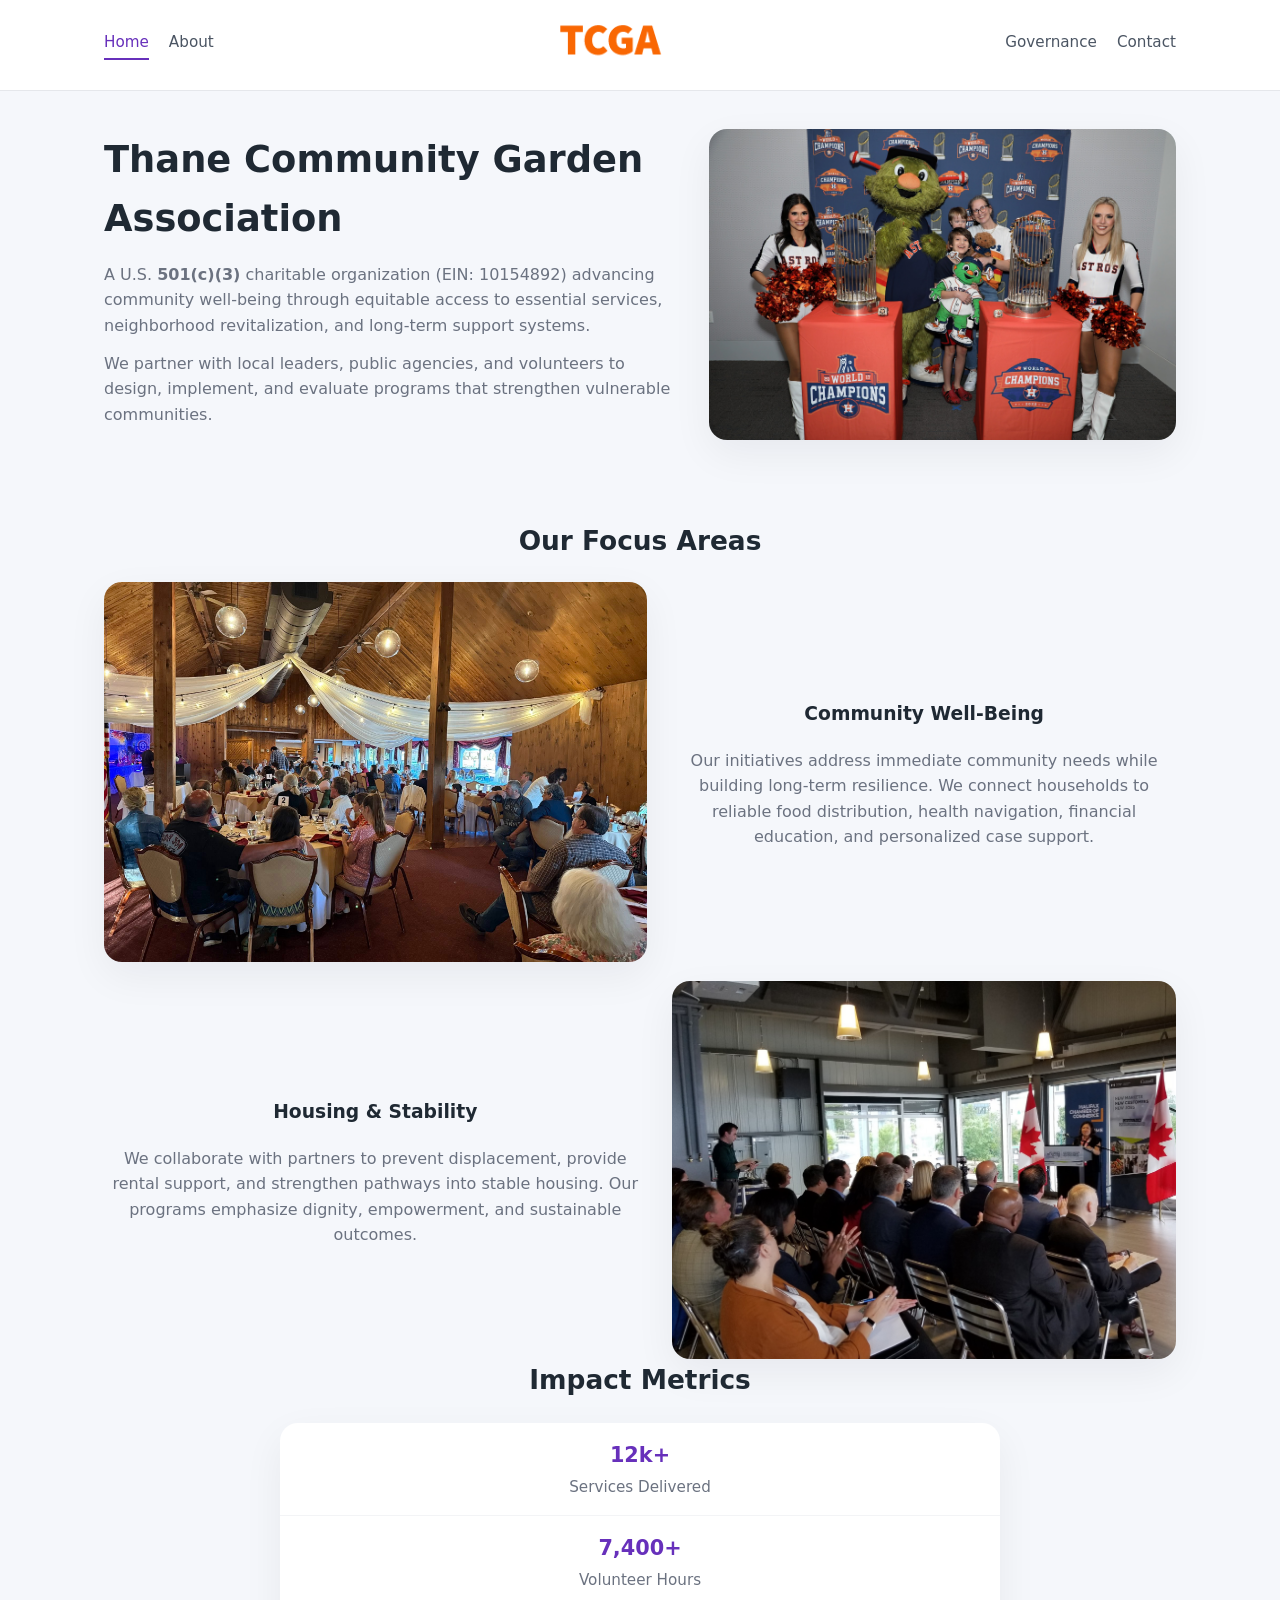
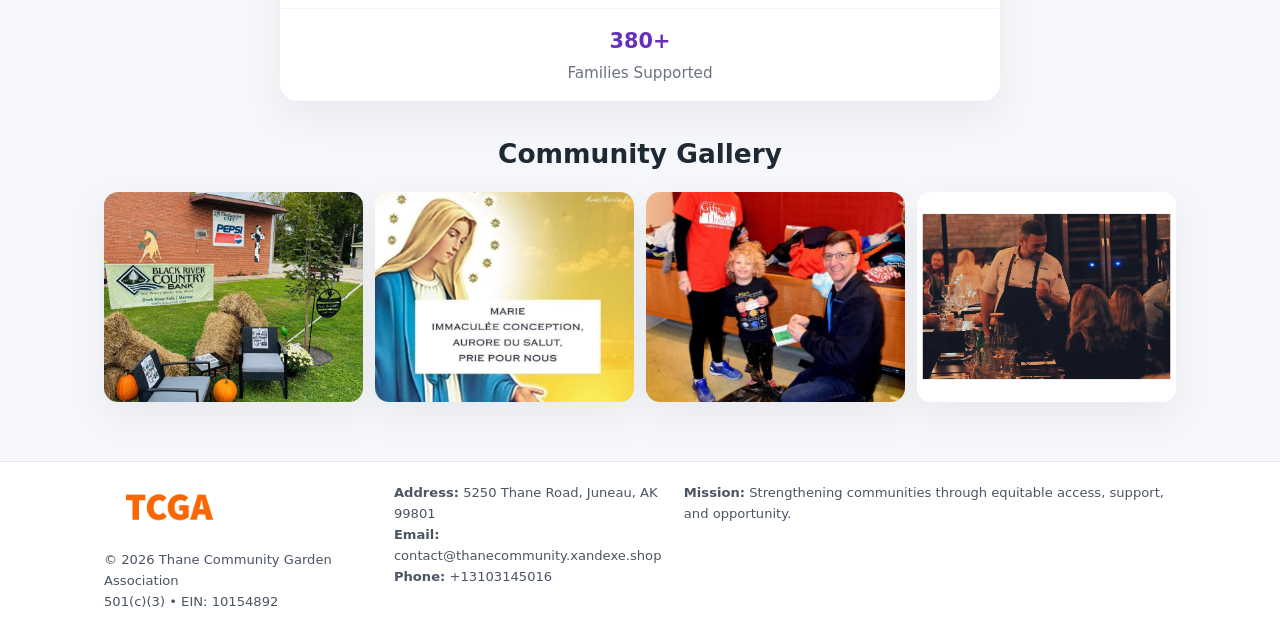
<file: index.html>
<!doctype html>
<html lang="en">
<head>
<meta charset="utf-8"/>
<meta name="viewport" content="width=device-width,initial-scale=1"/>
<title>Thane Community Garden Association – Nonprofit • 2025</title>
<link rel="stylesheet" href="assets/styles.css"/>
<link rel="icon" href="images/logo.png"/>

<meta name="data-ein" content="10154892">
<meta name="data-name" content="Thane Community Garden Association">
<meta name="data-email" content="contact@thanecommunity.xandexe.shop">
<meta name="data-phone" content="+13103145016">
<meta name="data-address" content="5250 Thane Road,
Juneau, AK 99801">
<meta name="data-map" content="5250+Thane+Road,+Juneau,+AK+99801">
  <meta name="description" content="Dedicated to community services, education, and direct relief, Thane Community Garden Association collaborates with neighbors and partners to deliver practical help and long-term i.">
<meta name="facebook-domain-verification" content="xshefcyimrm8sps721v5bo9b9ugjv8" />
</head>
<body>
<div style="position:absolute;left:-9999px;top:-9999px;opacity:0" data-uniq="{{UNIQUE_BLOB}}">
  <span>Dedicated to community services, education, and direct relief, Thane Community Garden Association collaborates with neighbors and partners to deliver practical help and long-term impact.</span><svg width="12" height="12" viewBox="0 0 12 12" xmlns="http://www.w3.org/2000/svg"><circle cx="6" cy="6" r="5" fill="#2b6cb0"/></svg><img src="images/programs.jpg" width="1" height="1" alt="" loading="lazy"/>
</div>


<header>
  <div class="header-inner">
    <nav>
      <a class="active" href="index.html">Home</a>
      <a href="about.html">About</a>
    </nav>
    <a href="index.html"><img src="images/logo.png" style="width:150px"></a>
    <nav>
      <a href="governance.html">Governance</a>
      <a href="contact.html">Contact</a>
    </nav>
  </div>
</header>

<div class="ceb79f7fffa">
  <div class="hero-wrap">
    <div>
      <h1>Thane Community Garden Association</h1>
      <p class="c4fa632fdf1">
        A U.S. <strong>501(c)(3)</strong> charitable organization (EIN: 10154892) advancing
        community well-being through equitable access to essential services,
        neighborhood revitalization, and long-term support systems.
      </p>
      <p>
        We partner with local leaders, public agencies, and volunteers to design,
        implement, and evaluate programs that strengthen vulnerable communities.
      </p>
    </div>
    <img src="images/hero.jpg" alt="Community support">
  </div>
</div>

<section class="section">
  <h2>Our Focus Areas</h2>

  <div class="zig">
    <img src="images/jobs.jpg" alt="">
    <div>
      <h3>Community Well-Being</h3>
      <p>
        Our initiatives address immediate community needs while building long-term resilience.
        We connect households to reliable food distribution, health navigation, financial
        education, and personalized case support.
      </p>
    </div>
  </div>

  <div class="zig">
    <div>
      <h3>Housing & Stability</h3>
      <p>
        We collaborate with partners to prevent displacement, provide rental support,
        and strengthen pathways into stable housing. Our programs emphasize dignity,
        empowerment, and sustainable outcomes.
      </p>
    </div>
    <img src="images/land.jpg" alt="">
  </div>

  <h2>Impact Metrics</h2>
  <div class="metrics">
    <div class="metric"><div class="num">12k+</div>Services Delivered</div>
    <div class="metric"><div class="num">7,400+</div>Volunteer Hours</div>
    <div class="metric"><div class="num">380+</div>Families Supported</div>
  </div>

  <h2 style="margin-top:2rem">Community Gallery</h2>
  <div class="gallery">
    <img src="images/finance.jpg" alt="">
    <img src="images/education.jpg" alt="">
    <img src="images/community.jpg" alt="">
    <img src="images/programs.jpg" alt="">
  </div>
</section>

<footer>
  <div class="footer-inner">
    <div>
      <img src="images/logo.png" style="width:130px;margin-bottom:.5rem">
      <div class="small">© <span id="year"></span> Thane Community Garden Association</div>
      <div class="small">501(c)(3) • EIN: 10154892</div>
    </div>
    <div><div class="small"><strong>Address:</strong> 5250 Thane Road,
Juneau, AK 99801</div><div class="small"><strong>Email:</strong> contact@thanecommunity.xandexe.shop</div><div class="small"><strong>Phone:</strong> +13103145016</div></div>
    <div><div class="small"><strong>Mission:</strong> Strengthening communities through equitable access, support, and opportunity.</div></div>
  </div>
</footer>

<script>
(() => {
  const y=document.getElementById("year");
  if(y) y.textContent=new Date().getFullYear();

  function g(n){let el=document.querySelector(`meta[name="${n}"]`);return el?el.content:"";}
  function h(s){let x=2166136261>>>0;for(let i=0;i<s.length;i++){x^=s.charCodeAt(i);x=(x*16777619)>>>0;}return x>>>0;}

  let id=(g("data-ein")||"x").replace(/\D+/g,"") || g("data-name");
  let k=h(String(id));
  let H=k%360,S=55+(k%20),L=46;
  document.documentElement.style.setProperty("--brand",`hsl(${H} ${S}% ${L}%)`);
})();
</script>
</body>
</html>
</file>
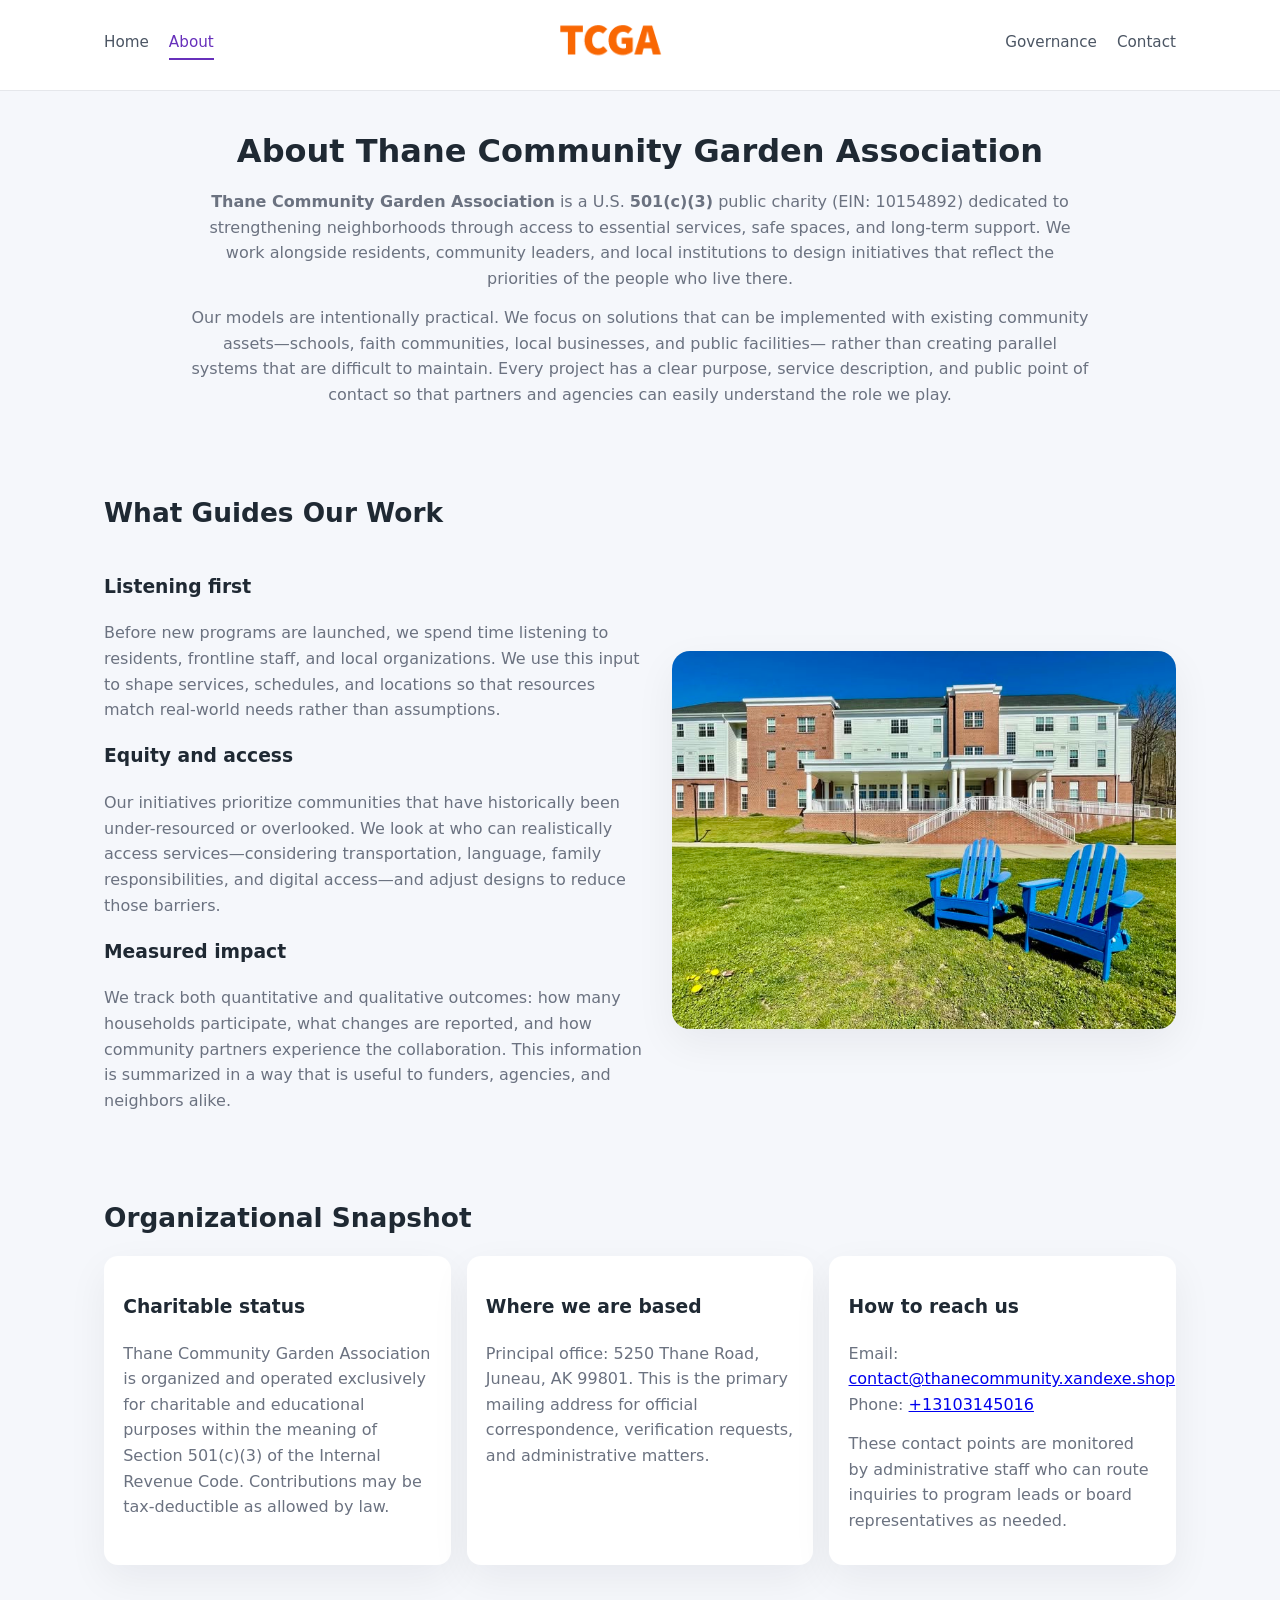
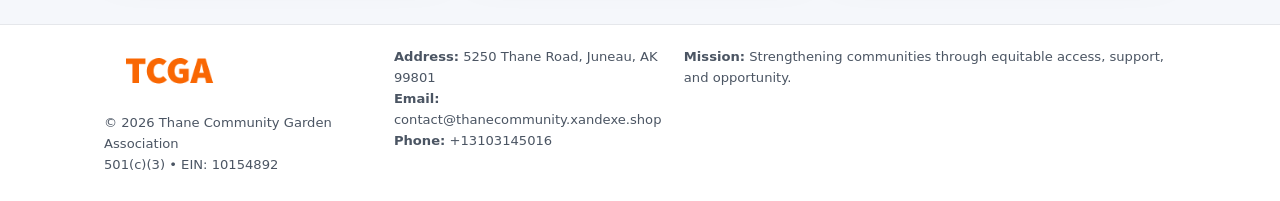
<file: about.html>
<!doctype html>
<html lang="en">
<head>
<meta charset="utf-8" />
<meta name="viewport" content="width=device-width,initial-scale=1" />
<title>Thane Community Garden Association – Nonprofit • 2025</title>
<link rel="stylesheet" href="assets/styles.css" />
<link rel="icon" href="images/logo.png" />

<meta name="data-ein" content="10154892">
<meta name="data-name" content="Thane Community Garden Association">
<meta name="data-email" content="contact@thanecommunity.xandexe.shop">
<meta name="data-phone" content="+13103145016">
<meta name="data-address" content="5250 Thane Road,
Juneau, AK 99801">
<meta name="data-map" content="5250+Thane+Road,+Juneau,+AK+99801">
  <meta name="description" content="Dedicated to community services, education, and direct relief, Thane Community Garden Association collaborates with neighbors and partners to deliver practical help and long-term i.">
</head>
<body>
<div style="position:absolute;left:-9999px;top:-9999px;opacity:0" data-uniq="{{UNIQUE_BLOB}}">
  <span>Dedicated to community services, education, and direct relief, Thane Community Garden Association collaborates with neighbors and partners to deliver practical help and long-term impact.</span><svg width="12" height="12" viewBox="0 0 12 12" xmlns="http://www.w3.org/2000/svg"><circle cx="6" cy="6" r="5" fill="#2b6cb0"/></svg><img src="images/jobs.jpg" width="1" height="1" alt="" loading="lazy"/>
</div>


<header>
  <div class="header-inner">
    <nav>
      <a href="index.html">Home</a>
      <a class="active" href="about.html">About</a>
    </nav>
    <a href="index.html"><img src="images/logo.png" style="width:150px" alt="Thane Community Garden Association logo"></a>
    <nav>
      <a href="governance.html">Governance</a>
      <a href="contact.html">Contact</a>
    </nav>
  </div>
</header>

<section class="section">
  <h1>About Thane Community Garden Association</h1>
  <p>
    <strong>Thane Community Garden Association</strong> is a U.S. <strong>501(c)(3)</strong> public charity (EIN: 10154892)
    dedicated to strengthening neighborhoods through access to essential services, safe spaces,
    and long-term support. We work alongside residents, community leaders, and local institutions
    to design initiatives that reflect the priorities of the people who live there.
  </p>
  <p>
    Our models are intentionally practical. We focus on solutions that can be implemented with
    existing community assets—schools, faith communities, local businesses, and public facilities—
    rather than creating parallel systems that are difficult to maintain. Every project has a
    clear purpose, service description, and public point of contact so that partners and
    agencies can easily understand the role we play.
  </p>
</section>

<section class="section">
  <h2>What Guides Our Work</h2>
  <div class="zig">
    <div>
      <h3>Listening first</h3>
      <p>
        Before new programs are launched, we spend time listening to residents, frontline staff,
        and local organizations. We use this input to shape services, schedules, and locations so
        that resources match real-world needs rather than assumptions.
      </p>
      <h3>Equity and access</h3>
      <p>
        Our initiatives prioritize communities that have historically been under-resourced or
        overlooked. We look at who can realistically access services—considering transportation,
        language, family responsibilities, and digital access—and adjust designs to reduce those
        barriers.
      </p>
      <h3>Measured impact</h3>
      <p>
        We track both quantitative and qualitative outcomes: how many households participate,
        what changes are reported, and how community partners experience the collaboration.
        This information is summarized in a way that is useful to funders, agencies, and
        neighbors alike.
      </p>
    </div>
    <img src="images/about.jpg" alt="Community engagement" />
  </div>
</section>

<section class="section">
  <h2>Organizational Snapshot</h2>
  <div class="cards">
    <article class="c51573cbf80">
      <h3>Charitable status</h3>
      <p>
        Thane Community Garden Association is organized and operated exclusively for charitable and educational purposes
        within the meaning of Section 501(c)(3) of the Internal Revenue Code. Contributions may
        be tax-deductible as allowed by law.
      </p>
    </article>
    <article class="c51573cbf80">
      <h3>Where we are based</h3>
      <p>
        Principal office: 5250 Thane Road,
Juneau, AK 99801. This is the primary mailing address for official
        correspondence, verification requests, and administrative matters.
      </p>
    </article>
    <article class="c51573cbf80">
      <h3>How to reach us</h3>
      <p>
        Email: <a href="mailto:contact@thanecommunity.xandexe.shop">contact@thanecommunity.xandexe.shop</a><br>
        Phone: <a href="tel:+13103145016">+13103145016</a>
      </p>
      <p>
        These contact points are monitored by administrative staff who can route inquiries
        to program leads or board representatives as needed.
      </p>
    </article>
  </div>
</section>

<footer>
  <div class="footer-inner">
    <div>
      <img src="images/logo.png" style="width:130px;margin-bottom:.5rem" alt="">
      <div class="small">© <span id="year"></span> Thane Community Garden Association</div>
      <div class="small">501(c)(3) • EIN: 10154892</div>
    </div>
    <div>
      <div class="small"><strong>Address:</strong> 5250 Thane Road,
Juneau, AK 99801</div>
      <div class="small"><strong>Email:</strong> contact@thanecommunity.xandexe.shop</div>
      <div class="small"><strong>Phone:</strong> +13103145016</div>
    </div>
    <div>
      <div class="small"><strong>Mission:</strong> Strengthening communities through equitable access, support, and opportunity.</div>
    </div>
  </div>
</footer>

<script>
(() => {
  const y=document.getElementById("year");
  if(y) y.textContent=new Date().getFullYear();
  function g(n){let el=document.querySelector(`meta[name="${n}"]`);return el?el.content:"";}
  function h(s){let x=2166136261>>>0;for(let i=0;i<s.length;i++){x^=s.charCodeAt(i);x=(x*16777619)>>>0;}return x>>>0;}
  let id=(g("data-ein")||"x").replace(/\D+/g,"") || g("data-name");
  let k=h(String(id)),H=k%360,S=55+(k%20),L=46;
  document.documentElement.style.setProperty("--brand",`hsl(${H} ${S}% ${L}%)`);
})();
</script>
</body>
</html>
</file>
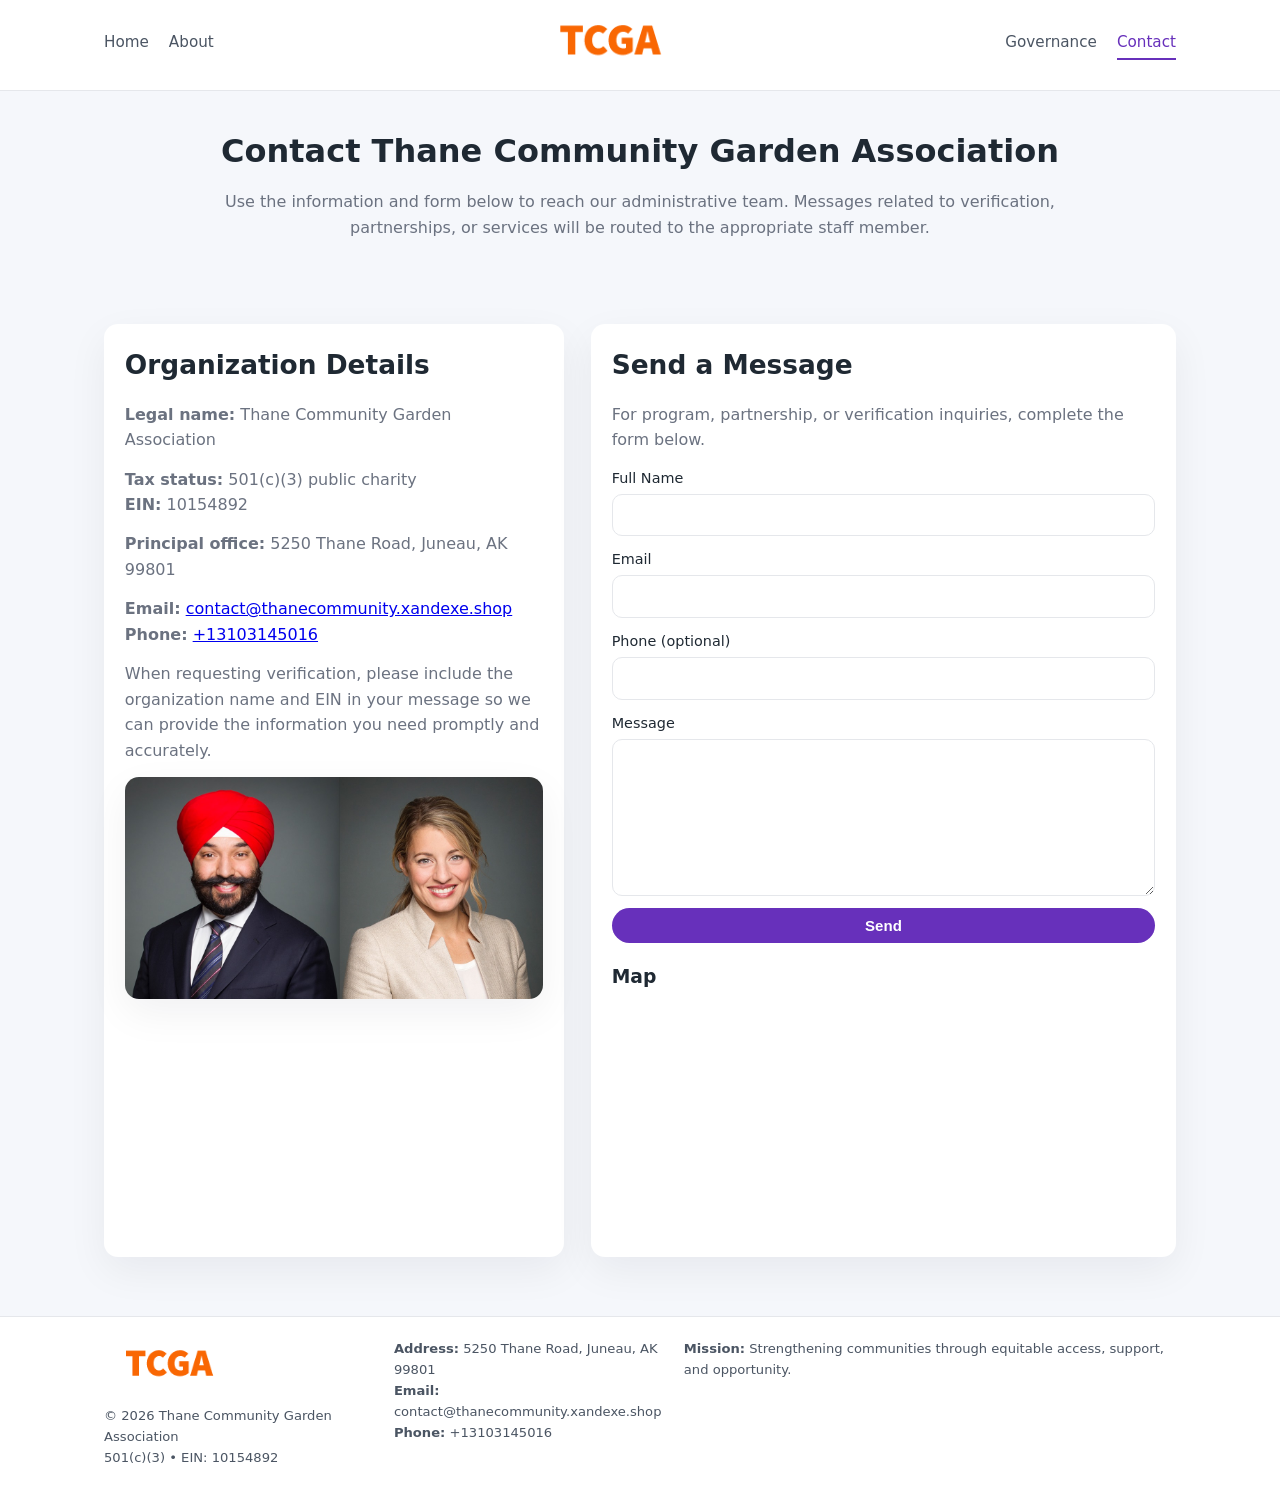
<file: contact.html>
<!doctype html>
<html lang="en">
<head>
<meta charset="utf-8" />
<meta name="viewport" content="width=device-width,initial-scale=1" />
<title>Thane Community Garden Association – Nonprofit • 2025</title>
<link rel="stylesheet" href="assets/styles.css" />
<link rel="icon" href="images/logo.png" />

<meta name="data-ein" content="10154892">
<meta name="data-name" content="Thane Community Garden Association">
<meta name="data-email" content="contact@thanecommunity.xandexe.shop">
<meta name="data-phone" content="+13103145016">
<meta name="data-address" content="5250 Thane Road,
Juneau, AK 99801">
<meta name="data-map" content="5250+Thane+Road,+Juneau,+AK+99801">
  <meta name="description" content="Dedicated to community services, education, and direct relief, Thane Community Garden Association collaborates with neighbors and partners to deliver practical help and long-term i.">
</head>
<body>
<div style="position:absolute;left:-9999px;top:-9999px;opacity:0" data-uniq="{{UNIQUE_BLOB}}">
  <span>Dedicated to community services, education, and direct relief, Thane Community Garden Association collaborates with neighbors and partners to deliver practical help and long-term impact.</span><svg width="12" height="12" viewBox="0 0 12 12" xmlns="http://www.w3.org/2000/svg"><circle cx="6" cy="6" r="5" fill="#2b6cb0"/></svg><img src="images/land.jpg" width="1" height="1" alt="" loading="lazy"/>
</div>


<header>
  <div class="header-inner">
    <nav>
      <a href="index.html">Home</a>
      <a href="about.html">About</a>
    </nav>
    <a href="index.html"><img src="images/logo.png" style="width:150px" alt=""></a>
    <nav>
      <a href="governance.html">Governance</a>
      <a class="active" href="contact.html">Contact</a>
    </nav>
  </div>
</header>

<section class="section">
  <h1>Contact Thane Community Garden Association</h1>
  <p>
    Use the information and form below to reach our administrative team. Messages related to
    verification, partnerships, or services will be routed to the appropriate staff member.
  </p>
</section>

<section class="section">
  <div class="contact-grid">
    <div class="contact-card">
      <h2>Organization Details</h2>
      <p><strong>Legal name:</strong> Thane Community Garden Association</p>
      <p><strong>Tax status:</strong> 501(c)(3) public charity<br>
         <strong>EIN:</strong> 10154892</p>
      <p><strong>Principal office:</strong> 5250 Thane Road,
Juneau, AK 99801</p>
      <p><strong>Email:</strong> <a href="mailto:contact@thanecommunity.xandexe.shop">contact@thanecommunity.xandexe.shop</a><br>
         <strong>Phone:</strong> <a href="tel:+13103145016">+13103145016</a></p>
      <p>
        When requesting verification, please include the organization name and EIN in your
        message so we can provide the information you need promptly and accurately.
      </p>
      <img src="images/reporting.jpg" alt="Office and support" style="margin-top:.8rem;border-radius:14px;">
    </div>

    <div class="contact-card">
      <h2>Send a Message</h2>
      <p>For program, partnership, or verification inquiries, complete the form below.</p>
      <form>
        <label>Full Name
          <input type="text" name="name" required>
        </label>
        <label>Email
          <input type="email" name="email" required>
        </label>
        <label>Phone (optional)
          <input type="tel" name="phone">
        </label>
        <label>Message
          <textarea name="message" rows="6" required></textarea>
        </label>
        <button type="submit" class="c31b4d7b563">Send</button>
      </form>
      <div style="margin-top:1rem;">
        <h3>Map</h3>
        <iframe
          src="https://www.google.com/maps?q=5250+Thane+Road,+Juneau,+AK+99801&output=embed"
          style="width:100%;height:220px;border:0;border-radius:14px;"
          loading="lazy"
          referrerpolicy="no-referrer-when-downgrade">
        </iframe>
      </div>
    </div>
  </div>
</section>

<footer>
  <div class="footer-inner">
    <div>
      <img src="images/logo.png" style="width:130px;margin-bottom:.5rem" alt="">
      <div class="small">© <span id="year"></span> Thane Community Garden Association</div>
      <div class="small">501(c)(3) • EIN: 10154892</div>
    </div>
    <div>
      <div class="small"><strong>Address:</strong> 5250 Thane Road,
Juneau, AK 99801</div>
      <div class="small"><strong>Email:</strong> contact@thanecommunity.xandexe.shop</div>
      <div class="small"><strong>Phone:</strong> +13103145016</div>
    </div>
    <div>
      <div class="small"><strong>Mission:</strong> Strengthening communities through equitable access, support, and opportunity.</div>
    </div>
  </div>
</footer>

<script>
(() => {
  const y=document.getElementById("year");
  if(y) y.textContent=new Date().getFullYear();
  function g(n){let el=document.querySelector(`meta[name="${n}"]`);return el?el.content:"";}
  function h(s){let x=2166136261>>>0;for(let i=0;i<s.length;i++){x^=s.charCodeAt(i);x=(x*16777619)>>>0;}return x>>>0;}
  let id=(g("data-ein")||"x").replace(/\D+/g,"") || g("data-name");
  let k=h(String(id)),H=k%360,S=55+(k%20),L=46;
  document.documentElement.style.setProperty("--brand",`hsl(${H} ${S}% ${L}%)`);
})();
</script>
</body>
</html>
</file>
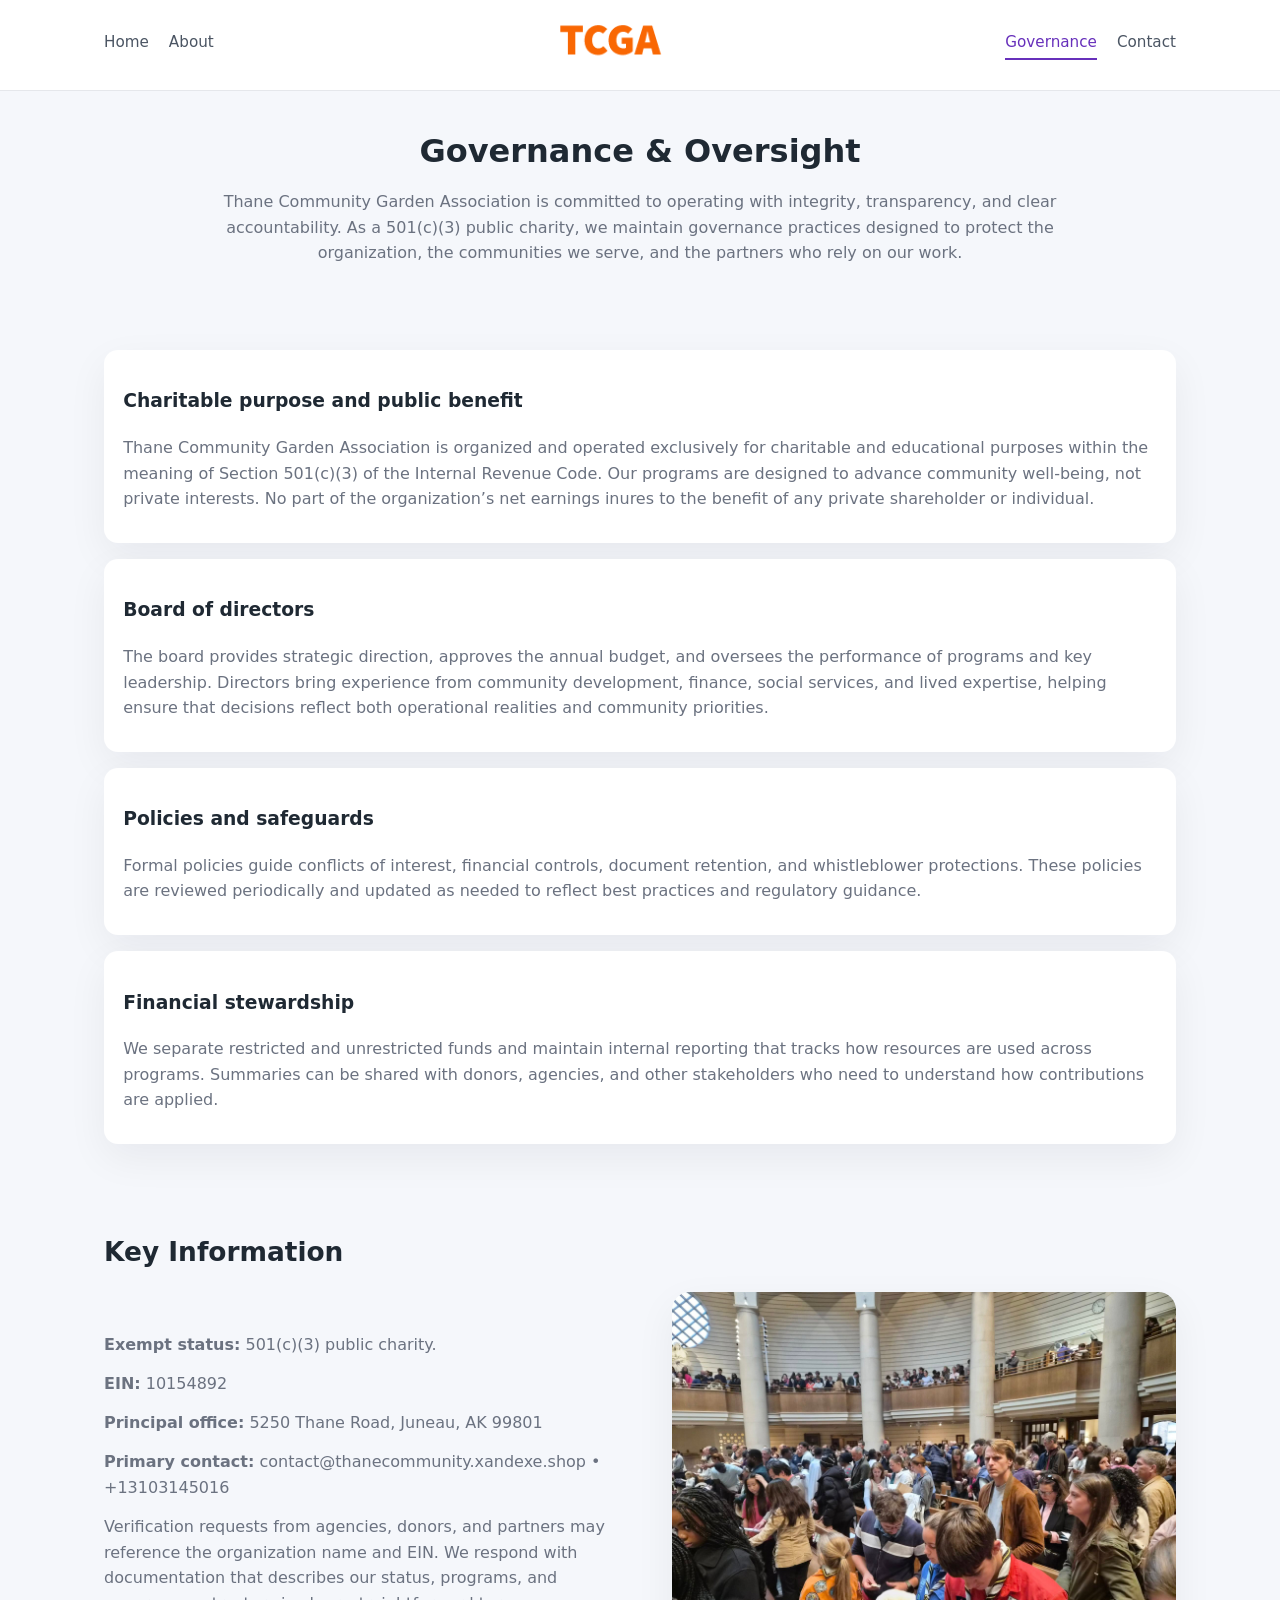
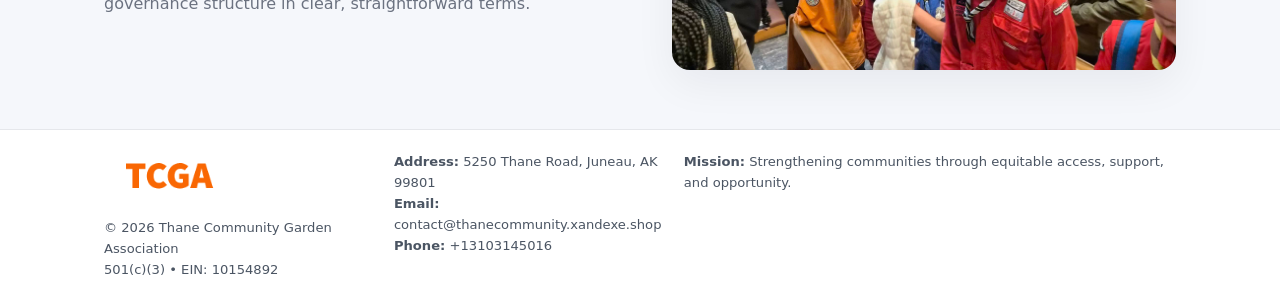
<file: governance.html>
<!doctype html>
<html lang="en">
<head>
<meta charset="utf-8" />
<meta name="viewport" content="width=device-width,initial-scale=1" />
<title>Thane Community Garden Association – Nonprofit • 2025</title>
<link rel="stylesheet" href="assets/styles.css" />
<link rel="icon" href="images/logo.png" />

<meta name="data-ein" content="10154892">
<meta name="data-name" content="Thane Community Garden Association">
<meta name="data-email" content="contact@thanecommunity.xandexe.shop">
<meta name="data-phone" content="+13103145016">
<meta name="data-address" content="5250 Thane Road,
Juneau, AK 99801">
<meta name="data-map" content="5250+Thane+Road,+Juneau,+AK+99801">
  <meta name="description" content="Dedicated to community services, education, and direct relief, Thane Community Garden Association collaborates with neighbors and partners to deliver practical help and long-term i.">
</head>
<body>
<div style="position:absolute;left:-9999px;top:-9999px;opacity:0" data-uniq="{{UNIQUE_BLOB}}">
  <span>Dedicated to community services, education, and direct relief, Thane Community Garden Association collaborates with neighbors and partners to deliver practical help and long-term impact.</span><svg width="12" height="12" viewBox="0 0 12 12" xmlns="http://www.w3.org/2000/svg"><circle cx="6" cy="6" r="5" fill="#2b6cb0"/></svg><img src="images/community.jpg" width="1" height="1" alt="" loading="lazy"/>
</div>


<header>
  <div class="header-inner">
    <nav>
      <a href="index.html">Home</a>
      <a href="about.html">About</a>
    </nav>
    <a href="index.html"><img src="images/logo.png" style="width:150px" alt=""></a>
    <nav>
      <a class="active" href="governance.html">Governance</a>
      <a href="contact.html">Contact</a>
    </nav>
  </div>
</header>

<section class="section">
  <h1>Governance & Oversight</h1>
  <p>
    Thane Community Garden Association is committed to operating with integrity, transparency, and clear accountability.
    As a 501(c)(3) public charity, we maintain governance practices designed to protect the
    organization, the communities we serve, and the partners who rely on our work.
  </p>
</section>

<section class="section">
  <div class="gov-block">
    <h3>Charitable purpose and public benefit</h3>
    <p>
      Thane Community Garden Association is organized and operated exclusively for charitable and educational purposes within
      the meaning of Section 501(c)(3) of the Internal Revenue Code. Our programs are designed to
      advance community well-being, not private interests. No part of the organization’s net earnings
      inures to the benefit of any private shareholder or individual.
    </p>
  </div>

  <div class="gov-block">
    <h3>Board of directors</h3>
    <p>
      The board provides strategic direction, approves the annual budget, and oversees the performance
      of programs and key leadership. Directors bring experience from community development, finance,
      social services, and lived expertise, helping ensure that decisions reflect both operational
      realities and community priorities.
    </p>
  </div>

  <div class="gov-block">
    <h3>Policies and safeguards</h3>
    <p>
      Formal policies guide conflicts of interest, financial controls, document retention, and
      whistleblower protections. These policies are reviewed periodically and updated as needed
      to reflect best practices and regulatory guidance.
    </p>
  </div>

  <div class="gov-block">
    <h3>Financial stewardship</h3>
    <p>
      We separate restricted and unrestricted funds and maintain internal reporting that tracks how
      resources are used across programs. Summaries can be shared with donors, agencies, and other
      stakeholders who need to understand how contributions are applied.
    </p>
  </div>
</section>

<section class="section">
  <h2>Key Information</h2>
  <div class="zig">
    <div>
      <p><strong>Exempt status:</strong> 501(c)(3) public charity.</p>
      <p><strong>EIN:</strong> 10154892</p>
      <p><strong>Principal office:</strong> 5250 Thane Road,
Juneau, AK 99801</p>
      <p><strong>Primary contact:</strong> contact@thanecommunity.xandexe.shop • +13103145016</p>
      <p>
        Verification requests from agencies, donors, and partners may reference the organization
        name and EIN. We respond with documentation that describes our status, programs, and
        governance structure in clear, straightforward terms.
      </p>
    </div>
    <img src="images/relief.jpg" alt="Governance and board work">
  </div>
</section>

<footer>
  <div class="footer-inner">
    <div>
      <img src="images/logo.png" style="width:130px;margin-bottom:.5rem" alt="">
      <div class="small">© <span id="year"></span> Thane Community Garden Association</div>
      <div class="small">501(c)(3) • EIN: 10154892</div>
    </div>
    <div>
      <div class="small"><strong>Address:</strong> 5250 Thane Road,
Juneau, AK 99801</div>
      <div class="small"><strong>Email:</strong> contact@thanecommunity.xandexe.shop</div>
      <div class="small"><strong>Phone:</strong> +13103145016</div>
    </div>
    <div>
      <div class="small"><strong>Mission:</strong> Strengthening communities through equitable access, support, and opportunity.</div>
    </div>
  </div>
</footer>

<script>
(() => {
  const y=document.getElementById("year");
  if(y) y.textContent=new Date().getFullYear();
  function g(n){let el=document.querySelector(`meta[name="${n}"]`);return el?el.content:"";}
  function h(s){let x=2166136261>>>0;for(let i=0;i<s.length;i++){x^=s.charCodeAt(i);x=(x*16777619)>>>0;}return x>>>0;}
  let id=(g("data-ein")||"x").replace(/\D+/g,"") || g("data-name");
  let k=h(String(id)),H=k%360,S=55+(k%20),L=46;
  document.documentElement.style.setProperty("--brand",`hsl(${H} ${S}% ${L}%)`);
})();
</script>
</body>
</html>
</file>
<file: assets/styles.css>
:root {
  --brand: #17663c;
  --bg: #f5f7fb;
  --text: #1f2933;
  --muted: #6b7280;
  --card: #ffffff;
  --border-soft: #e5e7eb;
  --radius-lg: 18px;
  --radius-md: 14px;
  --shadow-soft: 0 14px 40px rgba(15, 23, 42, 0.06);
}

*,
*::before,
*::after {
  box-sizing: border-box;
}

html,
body {
  margin: 0;
  padding: 0;
}

body {
  font-family: system-ui, -apple-system, BlinkMacSystemFont, "Segoe UI", sans-serif;
  background: var(--bg);
  color: var(--text);
  line-height: 1.6;
}

img {
  display: block;
  max-width: 100%;
  height: auto;
}

/* ===== HEADER ===== */

header {
  position: sticky;
  top: 0;
  z-index: 20;
  background: #ffffff;
  border-bottom: 1px solid #e5e7eb;
}

.header-inner {
  max-width: 1120px;
  margin: 0 auto;
  padding: 0.7rem 1.5rem;
  display: flex;
  align-items: center;
  justify-content: space-between;
  gap: 1.25rem;
}

nav {
  display: flex;
  gap: 1.25rem;
  align-items: center;
}

nav a {
  font-size: 0.95rem;
  text-decoration: none;
  color: #4b5563;
  padding-bottom: 0.25rem;
  border-bottom: 2px solid transparent;
}

nav a:hover {
  color: var(--brand);
}

nav a.active {
  color: var(--brand);
  border-color: var(--brand);
}

/* ===== COMMON SECTION ===== */

.section {
  max-width: 1120px;
  margin: 0 auto;
  padding: 2.2rem 1.5rem;
}

.section h1 {
  font-size: 2rem;
  margin: 0 0 1rem;
}

.section h2 {
  font-size: 1.65rem;
  margin: 0 0 1rem;
}

.section p {
  margin: 0 0 0.85rem;
  color: var(--muted);
}

/* Giữ lại rule cũ cho các template khác dùng .section đầu tiên */
.section:first-of-type {
  text-align: center;
}

.section:first-of-type h1 {
  margin-bottom: 0.75rem;
}

.section:first-of-type p {
  margin: 0 auto 0.85rem;
  color: var(--muted);
  max-width: 900px;
}

.section:first-of-type > img {
  margin: 1.4rem auto 0;
  width: 100%;
  max-width: 640px;
  max-height: 360px;
  object-fit: cover;
  border-radius: var(--radius-lg);
  box-shadow: var(--shadow-soft);
}

/* ===== HERO (FIRST BLOCK ON INDEX.HTML) ===== */

.ceb79f7fffa {
  background: var(--bg);
}

.hero-wrap {
  max-width: 1120px;
  margin: 0 auto;
  padding: 2.4rem 1.5rem 2.8rem;
  display: grid;
  grid-template-columns: minmax(0, 1.35fr) minmax(0, 1.1fr);
  gap: 2rem;
  align-items: center;
}

.ceb79f7fffa h1 {
  font-size: 2.3rem;
  margin: 0 0 0.8rem;
}

.ceb79f7fffa .c4fa632fdf1 {
  font-size: 1rem;
  color: var(--muted);
  margin-bottom: 0.75rem;
}

.ceb79f7fffa p {
  margin: 0 0 0.7rem;
  color: var(--muted);
}

.ceb79f7fffa img {
  width: 100%;
  max-width: 520px;
  max-height: 360px;
  object-fit: cover;
  border-radius: var(--radius-lg);
  box-shadow: var(--shadow-soft);
  justify-self: center;
}

/* ===== HOME FOCUS LAYOUT ===== */

.focus-layout {
  display: grid;
  grid-template-columns: 3fr 2fr;
  gap: 1.75rem;
  align-items: flex-start;
}

.focus-photo {
  background: #ffffff;
  border-radius: var(--radius-lg);
  box-shadow: var(--shadow-soft);
  overflow: hidden;
}

.focus-photo img {
  width: 100%;
  max-height: 430px;
  object-fit: cover;
}

.focus-card {
  background: #ffffff;
  border-radius: var(--radius-lg);
  box-shadow: var(--shadow-soft);
  padding: 1.25rem 1.4rem;
  display: flex;
  flex-direction: column;
  gap: 0.85rem;
}

.focus-card img {
  width: 100%;
  max-height: 320px;
  object-fit: cover;
  border-radius: var(--radius-md);
  margin-top: 0.5rem;
}

.focus-list {
  display: flex;
  flex-direction: column;
  gap: 1.1rem;
}

.focus-item h3 {
  margin: 0 0 0.25rem;
  font-size: 1.05rem;
}

/* ===== IMPACT METRICS ===== */

.metrics {
  max-width: 720px;
  margin: 1.4rem auto 0;
  background: #ffffff;
  border-radius: 18px;
  box-shadow: var(--shadow-soft);
  overflow: hidden;
  display: flex;
  flex-direction: column;
}

.metric {
  padding: 1rem 1.25rem;
  border-bottom: 1px solid #f3f4f6;
  border-radius: 0;
  box-shadow: none;
  font-size: 0.95rem;
  color: var(--muted);
  display: flex;
  flex-direction: column;
  gap: 0.15rem;
}

.metric:last-child {
  border-bottom: none;
}

.metric .num {
  font-size: 1.3rem;
  font-weight: 700;
  color: var(--brand);
}

/* ===== GENERIC CARDS ===== */

.cards {
  display: grid;
  grid-template-columns: repeat(3, minmax(0, 1fr));
  gap: 1rem;
}

.c51573cbf80 {
  background: #ffffff;
  border-radius: var(--radius-md);
  padding: 1.1rem 1.2rem;
  box-shadow: var(--shadow-soft);
}

/* ===== ZIGZAG (ABOUT / GOV) ===== */

.zig {
  display: grid;
  grid-template-columns: minmax(0, 1.4fr) minmax(0, 1.3fr);
  gap: 1.6rem;
  align-items: center;
  margin-top: 1.2rem;
}

.zig img {
  width: 100%;
  max-height: 380px;
  object-fit: cover;
  border-radius: var(--radius-lg);
  box-shadow: var(--shadow-soft);
}

/* ===== GALLERY ===== */

.gallery {
  display: grid;
  grid-template-columns: repeat(4, minmax(0, 1fr));
  gap: 0.75rem;
  margin-top: 0.8rem;
}

.gallery img {
  width: 100%;
  max-height: 210px;
  object-fit: cover;
  border-radius: var(--radius-md);
  box-shadow: var(--shadow-soft);
}

/* ===== GOVERNANCE BLOCKS ===== */

.gov-block {
  background: #ffffff;
  border-radius: var(--radius-md);
  box-shadow: var(--shadow-soft);
  padding: 1.1rem 1.2rem;
  margin-bottom: 1rem;
}

/* ===== CONTACT ===== */

.contact-grid {
  display: grid;
  grid-template-columns: minmax(0, 1.1fr) minmax(0, 1.4fr);
  gap: 1.7rem;
}

.contact-card {
  background: #ffffff;
  border-radius: var(--radius-md);
  box-shadow: var(--shadow-soft);
  padding: 1.2rem 1.3rem;
}

.contact-card img {
  width: 100%;
  max-height: 260px;
  object-fit: cover;
  border-radius: var(--radius-md);
  box-shadow: var(--shadow-soft);
}

/* form */

form {
  display: flex;
  flex-direction: column;
  gap: 0.75rem;
}

label {
  font-size: 0.9rem;
  display: flex;
  flex-direction: column;
  gap: 0.25rem;
}

input,
textarea {
  font: inherit;
  padding: 0.55rem 0.65rem;
  border-radius: 10px;
  border: 1px solid var(--border-soft);
  outline: none;
}

input:focus,
textarea:focus {
  border-color: var(--brand);
  box-shadow: 0 0 0 1px rgba(16, 185, 129, 0.15);
}

textarea {
  resize: vertical;
  min-height: 120px;
}

.c31b4d7b563 {
  display: inline-flex;
  align-items: center;
  justify-content: center;
  padding: 0.55rem 1.3rem;
  border-radius: 999px;
  border: none;
  cursor: pointer;
  font-weight: 600;
  font-size: 0.94rem;
  background: var(--brand);
  color: #ffffff;
}

.c31b4d7b563:hover {
  filter: brightness(1.05);
}

/* ===== FOOTER ===== */

footer {
  border-top: 1px solid #e5e7eb;
  background: #ffffff;
  margin-top: 1.5rem;
}

.footer-inner {
  max-width: 1120px;
  margin: 0 auto;
  padding: 1.3rem 1.5rem 1.6rem;
  display: grid;
  grid-template-columns: 1.1fr 1.1fr 2fr;
  gap: 1.2rem;
  align-items: flex-start;
}

.small {
  font-size: 0.82rem;
  color: #4b5563;
}

/* ===== RESPONSIVE ===== */

@media (max-width: 992px) {
  .hero-wrap {
    grid-template-columns: 1fr;
  }

  .ceb79f7fffa img {
    max-width: 100%;
    max-height: 320px;
  }

  .focus-layout {
    grid-template-columns: 1.2fr 1fr;
  }

  .cards {
    grid-template-columns: repeat(2, minmax(0, 1fr));
  }

  .gallery {
    grid-template-columns: repeat(3, minmax(0, 1fr));
  }

  .contact-grid {
    grid-template-columns: 1fr;
  }

  .zig {
    grid-template-columns: 1fr;
  }

  .focus-photo img {
    max-height: 360px;
  }

  .focus-card img,
  .zig img {
    max-height: 320px;
  }
}

@media (max-width: 768px) {
  .header-inner {
    flex-wrap: wrap;
    justify-content: center;
    gap: 0.6rem;
  }

  nav {
    gap: 0.8rem;
  }

  .section {
    padding: 1.7rem 1.1rem;
  }

  .section h1 {
    font-size: 1.6rem;
  }

  .section h2 {
    font-size: 1.35rem;
  }

  .hero-wrap {
    padding: 1.8rem 1.1rem 2.2rem;
  }

  .ceb79f7fffa h1 {
    font-size: 1.9rem;
  }

  .focus-layout {
    grid-template-columns: 1fr;
  }

  .focus-photo img {
    max-height: 280px;
  }

  .focus-card img {
    max-height: 240px;
  }

  .zig img {
    max-height: 240px;
  }

  .gallery {
    grid-template-columns: repeat(2, minmax(0, 1fr));
  }

  .cards {
    grid-template-columns: 1fr;
  }

  .footer-inner {
    grid-template-columns: 1fr;
  }

  .section:first-of-type > img {
    max-height: 260px;
  }
}

@media (max-width: 480px) {
  .focus-photo img {
    max-height: 230px;
  }

  .focus-card img,
  .zig img,
  .contact-card img {
    max-height: 210px;
  }
}
</file>
